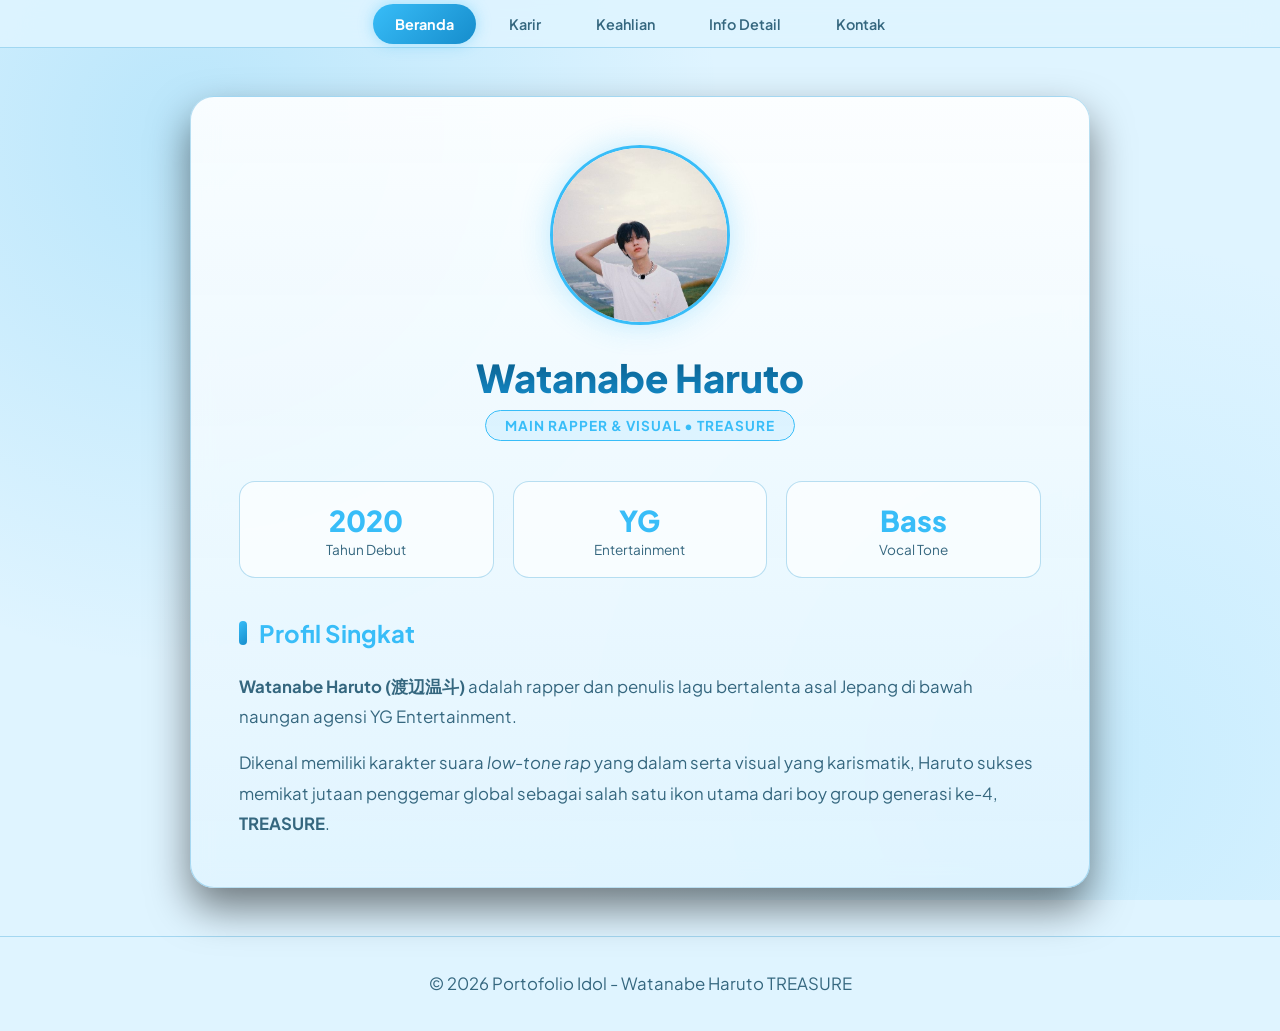
<file: index.html>
<!DOCTYPE html>
<html lang="id">
<head>
    <meta charset="UTF-8">
    <meta name="viewport" content="width=device-width, initial-scale=1.0">
    <title>Beranda - Watanabe Haruto</title>
    <link rel="stylesheet" href="assets/css/style.css">

</head>
<body>

    <header>
        <nav>
            <ul>
                <li><a href="index.html" class="active">Beranda</a></li>
                <li><a href="pages/pendidikan.html">Karir</a></li>
                <li><a href="pages/keahlian.html">Keahlian</a></li>
                <li><a href="pages/info.html">Info Detail</a></li>
                <li><a href="pages/kontak.html">Kontak</a></li>
            </ul>
        </nav>
    </header>

    <main class="container">
        <section class="glass-card">
            <div class="profile-header">
                <div class="img-container">
                    <img src="assets/img/haruto.jpeg" alt="Watanabe Haruto" class="profile-img">
                </div>
                <h1>Watanabe Haruto</h1>
                <span class="badge-tag">Main Rapper & Visual • TREASURE</span>
            </div>

            <!-- Stats Highlight -->
            <div class="stats-grid">
                <div class="stat-card">
                    <div class="stat-value">2020</div>
                    <div class="stat-label">Tahun Debut</div>
                </div>
                <div class="stat-card">
                    <div class="stat-value">YG</div>
                    <div class="stat-label">Entertainment</div>
                </div>
                <div class="stat-card">
                    <div class="stat-value">Bass</div>
                    <div class="stat-label">Vocal Tone</div>
                </div>
            </div>

            <div style="margin-top: 2.5rem;">
                <h2>Profil Singkat</h2>
                <p>
                    <strong>Watanabe Haruto (渡辺温斗)</strong> adalah rapper dan penulis lagu bertalenta asal Jepang di bawah naungan agensi YG Entertainment.
                </p>
                <p style="margin-top: 1rem;">
                    Dikenal memiliki karakter suara <em>low-tone rap</em> yang dalam serta visual yang karismatik, Haruto sukses memikat jutaan penggemar global sebagai salah satu ikon utama dari boy group generasi ke-4, <strong>TREASURE</strong>.
                </p>
            </div>
        </section>
    </main>

    <footer>
        <p>&copy; 2026 Portofolio Idol - Watanabe Haruto TREASURE</p>
    </footer>

</body>
</html>
</file>
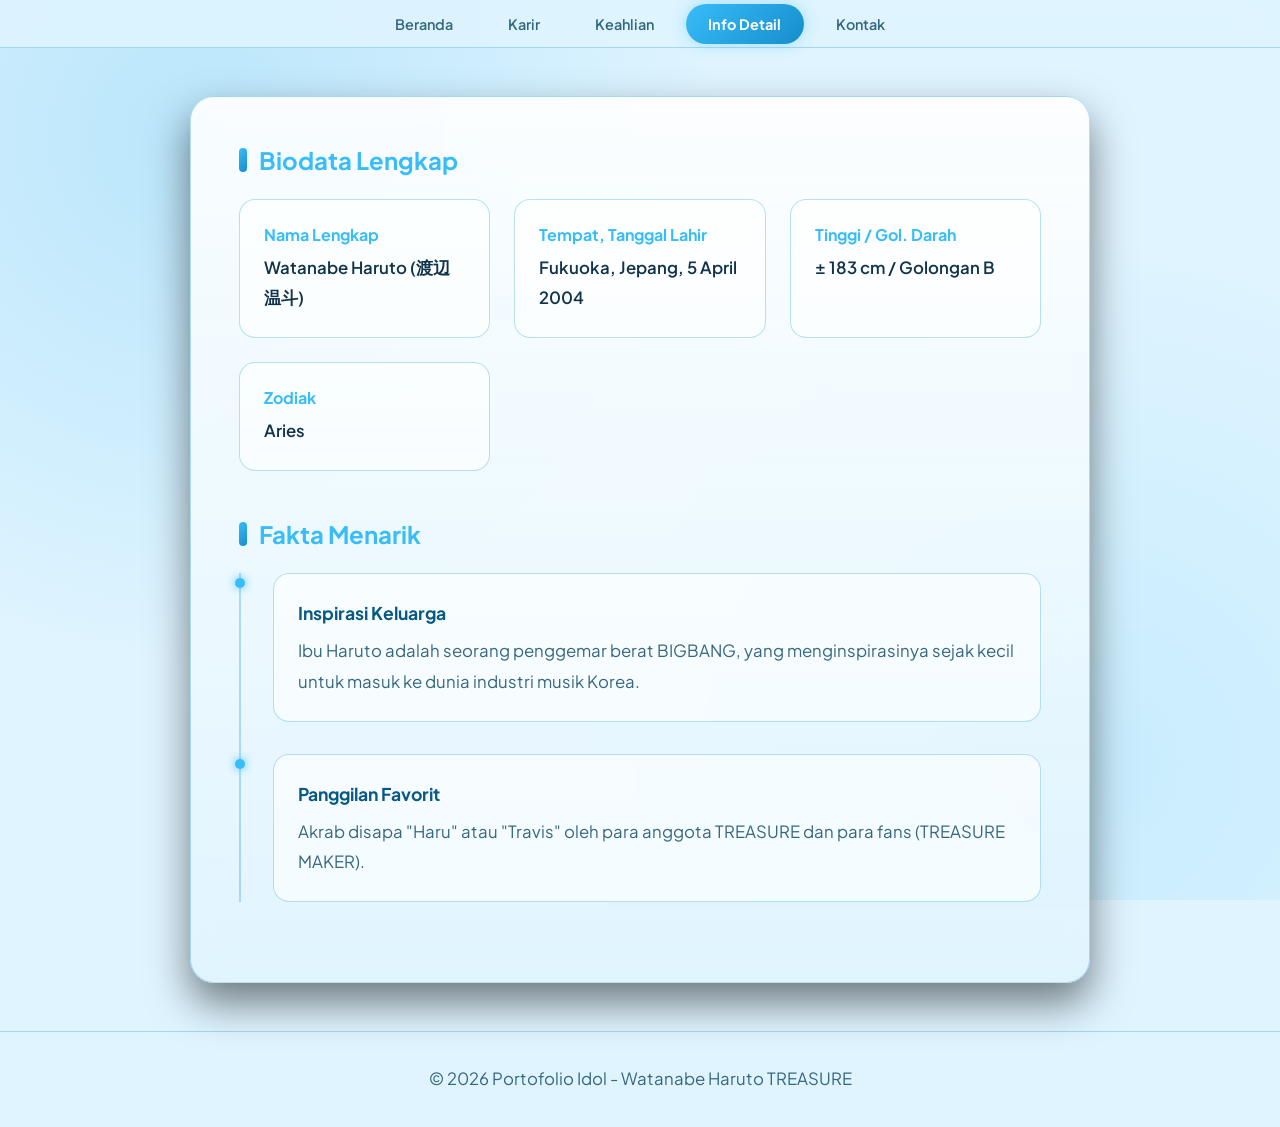
<file: pages/info.html>
<!DOCTYPE html>
<html lang="id">
<head>
    <meta charset="UTF-8">
    <meta name="viewport" content="width=device-width, initial-scale=1.0">
    <title>Informasi Detail - Watanabe Haruto</title>
    <link rel="stylesheet" href="../assets/css/style.css">
</head>
<body>

    <header>
        <nav>
            <ul>
                <li><a href="../index.html">Beranda</a></li>
                <li><a href="pendidikan.html">Karir</a></li>
                <li><a href="keahlian.html">Keahlian</a></li>
                <li><a href="info.html" class="active">Info Detail</a></li>
                <li><a href="kontak.html">Kontak</a></li>
            </ul>
        </nav>
    </header>

    <main class="container">
        <section class="glass-card">
            <h2>Biodata Lengkap</h2>
            <div class="grid-2">
                <div class="info-box">
                    <h3>Nama Lengkap</h3>
                    <p>Watanabe Haruto (渡辺温斗)</p>
                </div>
                <div class="info-box">
                    <h3>Tempat, Tanggal Lahir</h3>
                    <p>Fukuoka, Jepang, 5 April 2004</p>
                </div>
                <div class="info-box">
                    <h3>Tinggi / Gol. Darah</h3>
                    <p>± 183 cm / Golongan B</p>
                </div>
                <div class="info-box">
                    <h3>Zodiak</h3>
                    <p>Aries</p>
                </div>
            </div>

            <h2 style="margin-top: 3rem;">Fakta Menarik</h2>
            <div class="timeline">
                <div class="timeline-item">
                    <div class="timeline-content">
                        <div class="timeline-title">Inspirasi Keluarga</div>
                        <p>Ibu Haruto adalah seorang penggemar berat BIGBANG, yang menginspirasinya sejak kecil untuk masuk ke dunia industri musik Korea.</p>
                    </div>
                </div>
                <div class="timeline-item">
                    <div class="timeline-content">
                        <div class="timeline-title">Panggilan Favorit</div>
                        <p>Akrab disapa "Haru" atau "Travis" oleh para anggota TREASURE dan para fans (TREASURE MAKER).</p>
                    </div>
                </div>
            </div>
        </section>
    </main>

    <footer>
        <p>&copy; 2026 Portofolio Idol - Watanabe Haruto TREASURE</p>
    </footer>

</body>
</html>
</file>
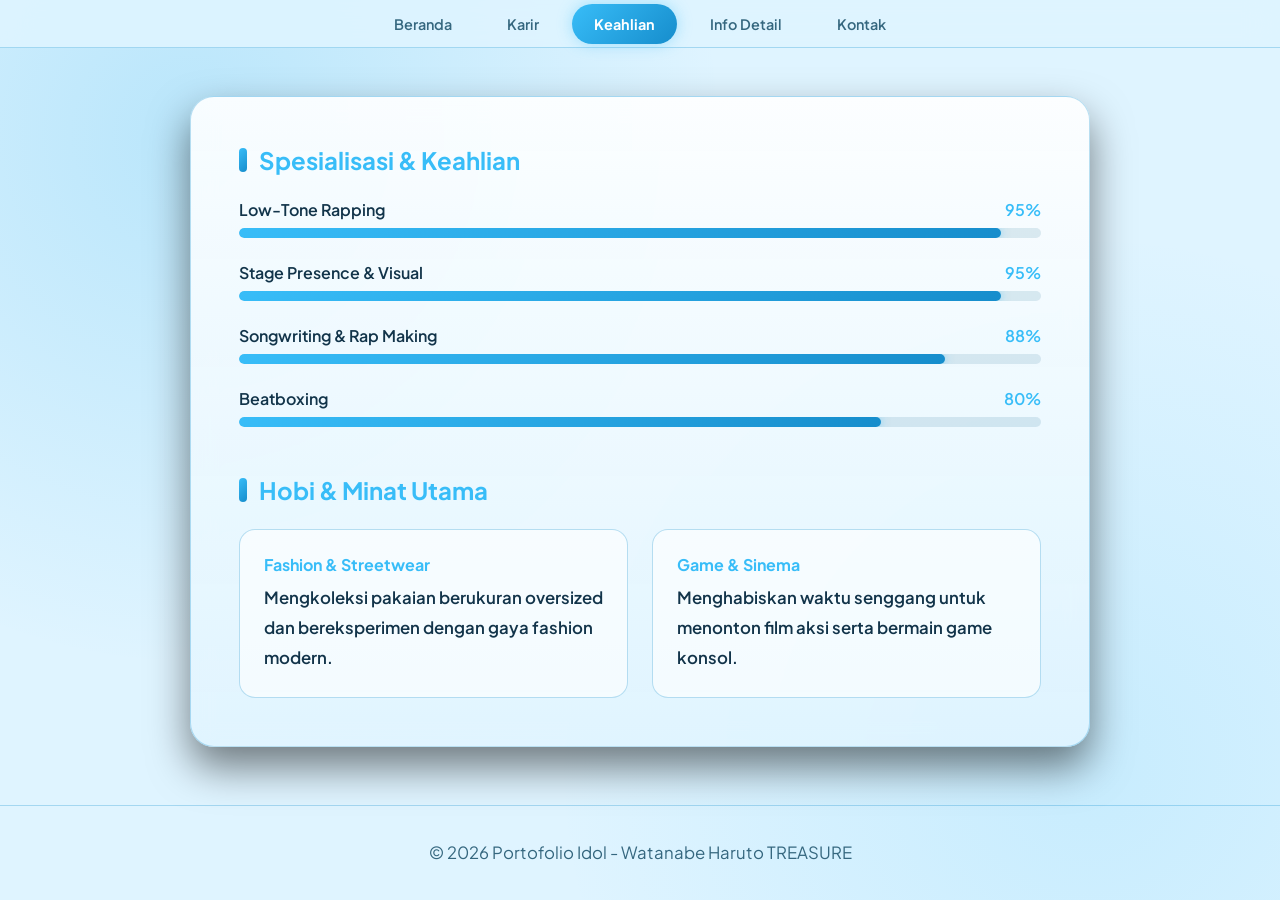
<file: pages/keahlian.html>
<!DOCTYPE html>
<html lang="id">
<head>
    <meta charset="UTF-8">
    <meta name="viewport" content="width=device-width, initial-scale=1.0">
    <title>Keahlian & Hobi - Watanabe Haruto</title>
    <link rel="stylesheet" href="../assets/css/style.css">
</head>
<body>

    <header>
        <nav>
            <ul>
                <li><a href="../index.html">Beranda</a></li>
                <li><a href="pendidikan.html">Karir</a></li>
                <li><a href="keahlian.html" class="active">Keahlian</a></li>
                <li><a href="info.html">Info Detail</a></li>
                <li><a href="kontak.html">Kontak</a></li>
            </ul>
        </nav>
    </header>

    <main class="container">
        <section class="glass-card">
            <h2>Spesialisasi & Keahlian</h2>
            
            <div class="skill-box">
                <div class="skill-info">
                    <span>Low-Tone Rapping</span>
                    <span style="color: var(--cyan-light)">95%</span>
                </div>
                <div class="skill-bar"><div class="skill-fill" style="width: 95%;"></div></div>
            </div>

            <div class="skill-box">
                <div class="skill-info">
                    <span>Stage Presence & Visual</span>
                    <span style="color: var(--cyan-light)">95%</span>
                </div>
                <div class="skill-bar"><div class="skill-fill" style="width: 95%;"></div></div>
            </div>

            <div class="skill-box">
                <div class="skill-info">
                    <span>Songwriting & Rap Making</span>
                    <span style="color: var(--cyan-light)">88%</span>
                </div>
                <div class="skill-bar"><div class="skill-fill" style="width: 88%;"></div></div>
            </div>

            <div class="skill-box">
                <div class="skill-info">
                    <span>Beatboxing</span>
                    <span style="color: var(--cyan-light)">80%</span>
                </div>
                <div class="skill-bar"><div class="skill-fill" style="width: 80%;"></div></div>
            </div>

            <h2 style="margin-top: 3rem;">Hobi & Minat Utama</h2>
            <div class="grid-2">
                <div class="info-box">
                    <h3>Fashion & Streetwear</h3>
                    <p>Mengkoleksi pakaian berukuran oversized dan bereksperimen dengan gaya fashion modern.</p>
                </div>
                <div class="info-box">
                    <h3>Game & Sinema</h3>
                    <p>Menghabiskan waktu senggang untuk menonton film aksi serta bermain game konsol.</p>
                </div>
            </div>
        </section>
    </main>

    <footer>
        <p>&copy; 2026 Portofolio Idol - Watanabe Haruto TREASURE</p>
    </footer>

</body>
</html>
</file>
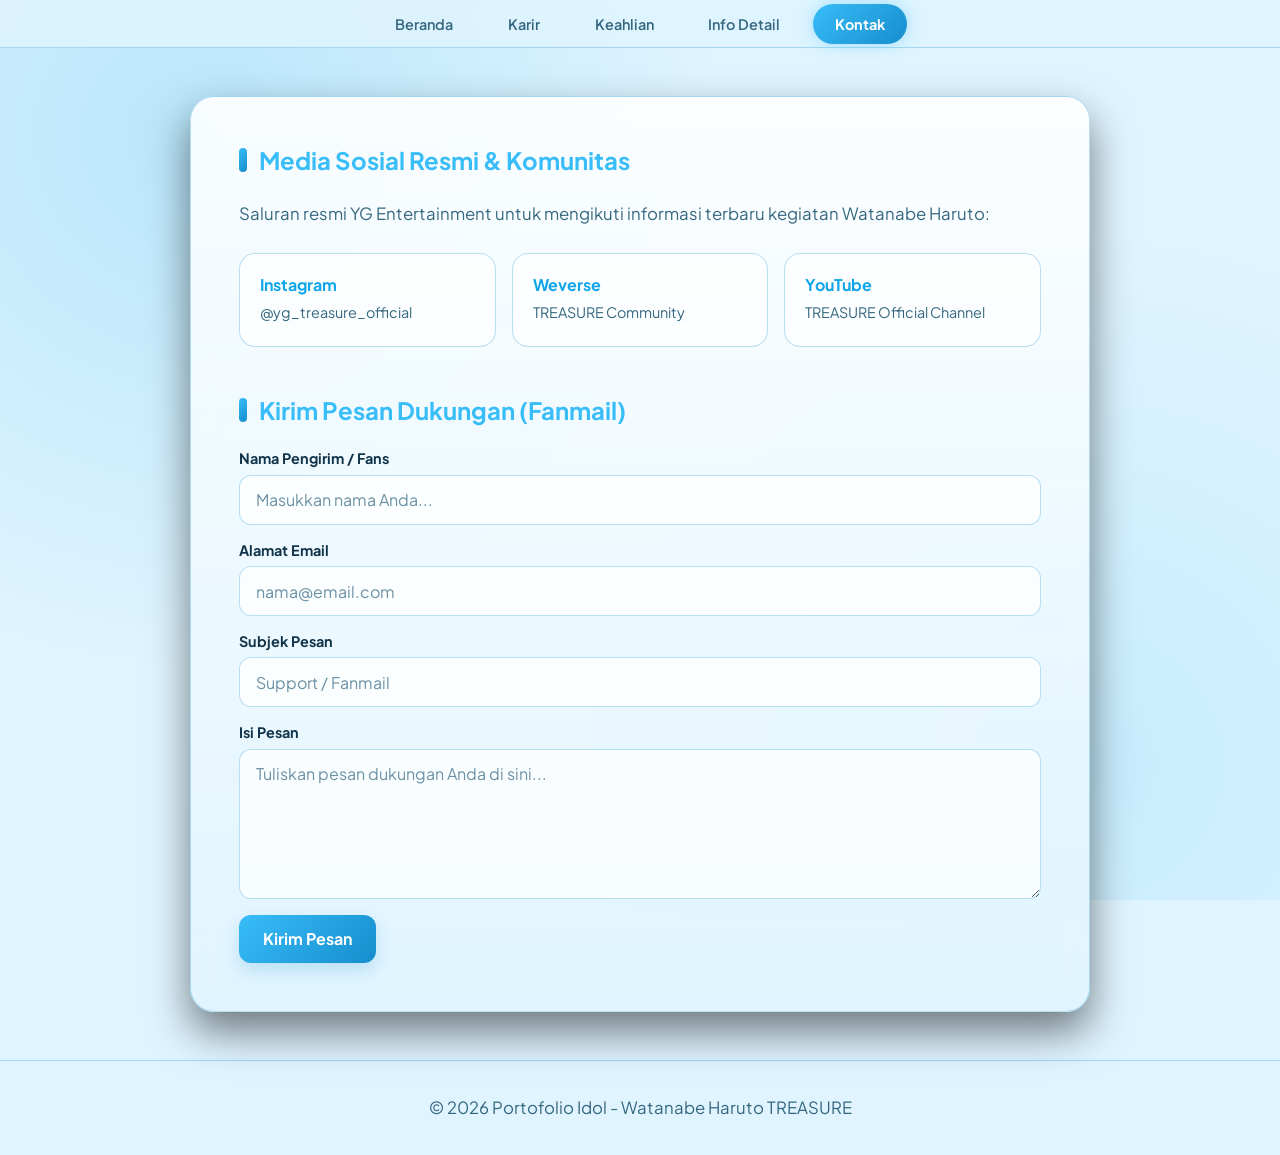
<file: pages/kontak.html>
<!DOCTYPE html>
<html lang="id">
<head>
    <meta charset="UTF-8">
    <meta name="viewport" content="width=device-width, initial-scale=1.0">
    <title>Kontak - Watanabe Haruto</title>
    <link rel="stylesheet" href="../assets/css/style.css">
</head>
<body>

    <header>
        <nav>
            <ul>
                <li><a href="../index.html">Beranda</a></li>
                <li><a href="pendidikan.html">Karir</a></li>
                <li><a href="keahlian.html">Keahlian</a></li>
                <li><a href="info.html">Info Detail</a></li>
                <li><a href="kontak.html" class="active">Kontak</a></li>
            </ul>
        </nav>
    </header>

    <main class="container">
        <section class="glass-card">
            <h2>Media Sosial Resmi & Komunitas</h2>
            <p style="margin-bottom: 1.5rem;">Saluran resmi YG Entertainment untuk mengikuti informasi terbaru kegiatan Watanabe Haruto:</p>

            <div class="social-grid">
                <a href="https://www.instagram.com/yg_treasure_official" target="_blank" class="social-card">
                    <h3>Instagram</h3>
                    <p>@yg_treasure_official</p>
                </a>
                <a href="https://weverse.io/treasure" target="_blank" class="social-card">
                    <h3>Weverse</h3>
                    <p>TREASURE Community</p>
                </a>
                <a href="https://www.youtube.com/@TREASURE" target="_blank" class="social-card">
                    <h3>YouTube</h3>
                    <p>TREASURE Official Channel</p>
                </a>
            </div>

            <h2 style="margin-top: 3rem;">Kirim Pesan Dukungan (Fanmail)</h2>
            <form action="#" method="POST" class="support-form">
                <div class="form-group">
                    <label for="nama">Nama Pengirim / Fans</label>
                    <input type="text" id="nama" class="form-control" placeholder="Masukkan nama Anda..." required>
                </div>
                <div class="form-group">
                    <label for="email">Alamat Email</label>
                    <input type="email" id="email" class="form-control" placeholder="nama@email.com" required>
                </div>
                <div class="form-group">
                    <label for="subjek">Subjek Pesan</label>
                    <input type="text" id="subjek" class="form-control" placeholder="Support / Fanmail" required>
                </div>
                <div class="form-group">
                    <label for="pesan">Isi Pesan</label>
                    <textarea id="pesan" class="form-control" placeholder="Tuliskan pesan dukungan Anda di sini..." required></textarea>
                </div>
                <button type="submit" class="btn-submit">Kirim Pesan</button>
            </form>
        </section>
    </main>

    <footer>
        <p>&copy; 2026 Portofolio Idol - Watanabe Haruto TREASURE</p>
    </footer>

</body>
</html>
</file>
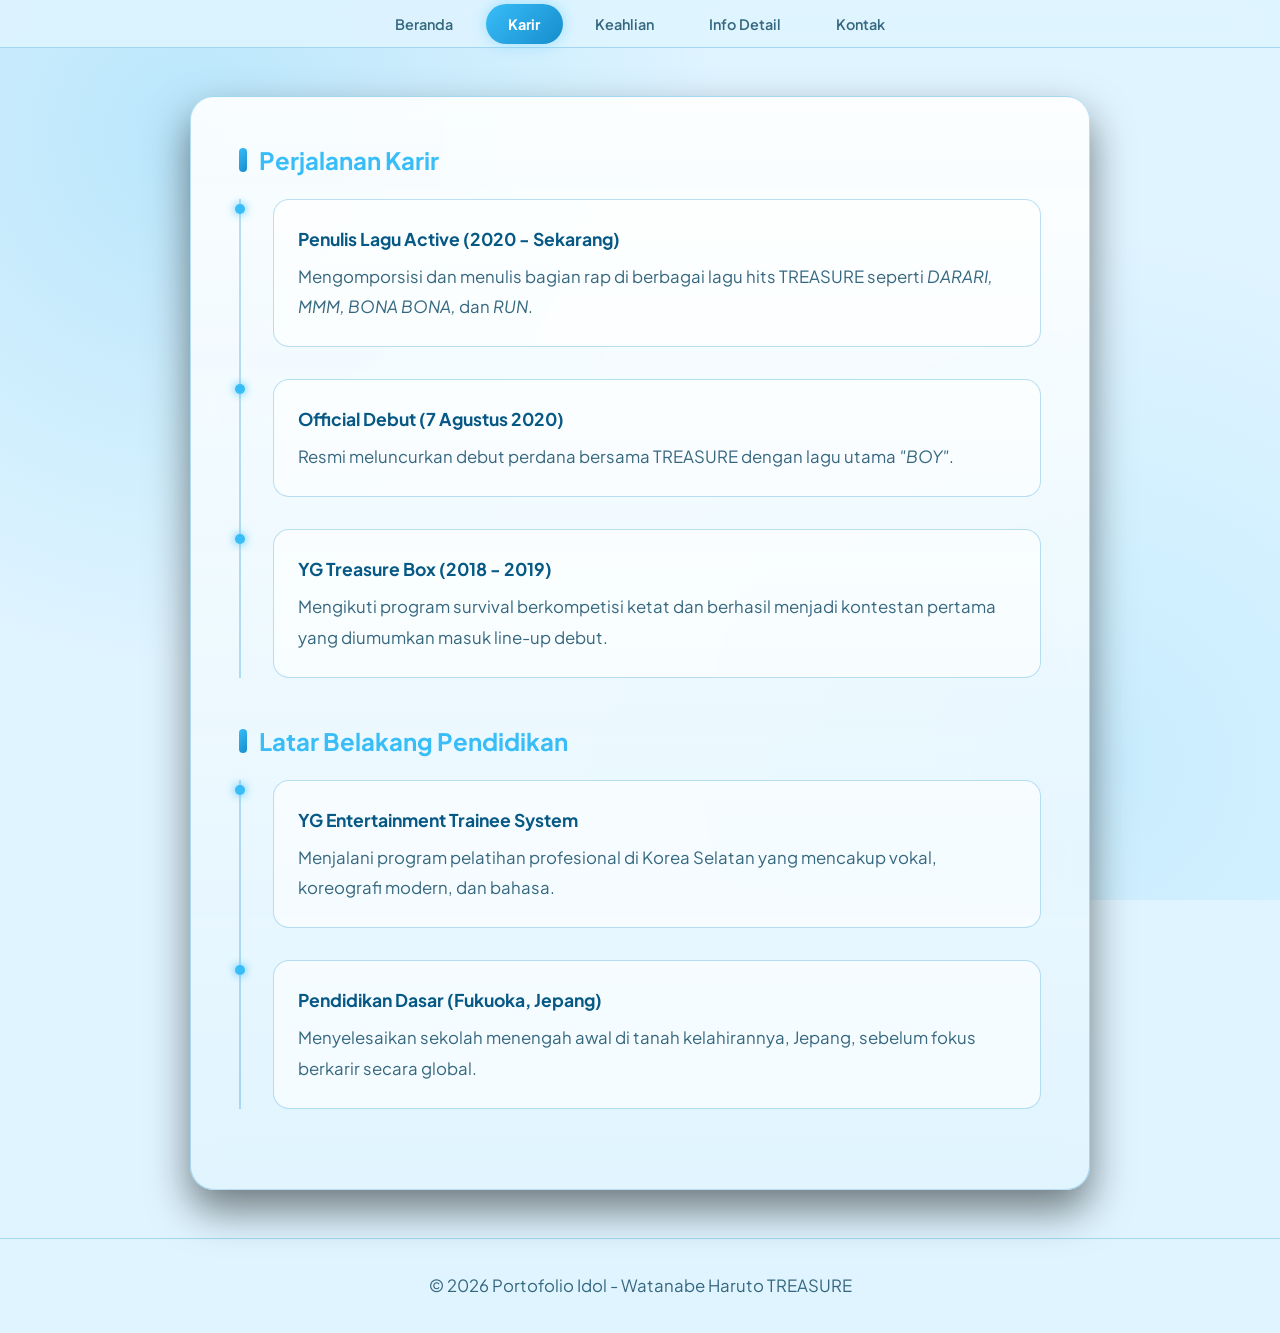
<file: pages/pendidikan.html>
<!DOCTYPE html>
<html lang="id">
<head>
    <meta charset="UTF-8">
    <meta name="viewport" content="width=device-width, initial-scale=1.0">
    <title>Karir & Pendidikan - Watanabe Haruto</title>
    <link rel="stylesheet" href="../assets/css/style.css">
</head>
<body>

    <header>
        <nav>
            <ul>
                <li><a href="../index.html">Beranda</a></li>
                <li><a href="pendidikan.html" class="active">Karir</a></li>
                <li><a href="keahlian.html">Keahlian</a></li>
                <li><a href="info.html">Info Detail</a></li>
                <li><a href="kontak.html">Kontak</a></li>
            </ul>
        </nav>
    </header>

    <main class="container">
        <section class="glass-card">
            <h2>Perjalanan Karir</h2>
            <div class="timeline">
                <div class="timeline-item">
                    <div class="timeline-content">
                        <div class="timeline-title">Penulis Lagu Active (2020 - Sekarang)</div>
                        <p>Mengomporsisi dan menulis bagian rap di berbagai lagu hits TREASURE seperti <em>DARARI, MMM, BONA BONA,</em> dan <em>RUN</em>.</p>
                    </div>
                </div>
                <div class="timeline-item">
                    <div class="timeline-content">
                        <div class="timeline-title">Official Debut (7 Agustus 2020)</div>
                        <p>Resmi meluncurkan debut perdana bersama TREASURE dengan lagu utama <em>"BOY"</em>.</p>
                    </div>
                </div>
                <div class="timeline-item">
                    <div class="timeline-content">
                        <div class="timeline-title">YG Treasure Box (2018 - 2019)</div>
                        <p>Mengikuti program survival berkompetisi ketat dan berhasil menjadi kontestan pertama yang diumumkan masuk line-up debut.</p>
                    </div>
                </div>
            </div>

            <h2 style="margin-top: 3rem;">Latar Belakang Pendidikan</h2>
            <div class="timeline">
                <div class="timeline-item">
                    <div class="timeline-content">
                        <div class="timeline-title">YG Entertainment Trainee System</div>
                        <p>Menjalani program pelatihan profesional di Korea Selatan yang mencakup vokal, koreografi modern, dan bahasa.</p>
                    </div>
                </div>
                <div class="timeline-item">
                    <div class="timeline-content">
                        <div class="timeline-title">Pendidikan Dasar (Fukuoka, Jepang)</div>
                        <p>Menyelesaikan sekolah menengah awal di tanah kelahirannya, Jepang, sebelum fokus berkarir secara global.</p>
                    </div>
                </div>
            </div>
        </section>
    </main>

    <footer>
        <p>&copy; 2026 Portofolio Idol - Watanabe Haruto TREASURE</p>
    </footer>

</body>
</html>
</file>
<file: assets/css/style.css>
@import url('https://fonts.googleapis.com/css2?family=Plus+Jakarta+Sans:wght@300;400;600;700;800&display=swap');

:root {
    --bg-dark: #dff4ff;
    --navy-main: #bfe8fa;
    --navy-card: rgba(245, 251, 255, 0.88);
    --border-glow: rgba(14, 141, 204, 0.28);
    --cyan-light: #38bdf8;
    --cyan-bright: #0ea5e9;
    --ice-blue: #075985;
    --text-main: #12344a;
    --text-sub: #35677f;
    --gradient-accent: linear-gradient(135deg, #38bdf8 0%, #168dcc 100%);
    --gradient-card: linear-gradient(180deg, rgba(255, 255, 255, 0.9) 0%, rgba(224, 244, 255, 0.88) 100%);
}

* {
    margin: 0;
    padding: 0;
    box-sizing: border-box;
    font-family: 'Plus Jakarta Sans', sans-serif;
}

body {
    background-color: var(--bg-dark);
    background-image: 
        radial-gradient(circle at 15% 15%, rgba(14, 165, 233, 0.18) 0%, transparent 40%),
        radial-gradient(circle at 85% 85%, rgba(56, 189, 248, 0.14) 0%, transparent 40%);
    background-attachment: fixed;
    color: var(--text-main);
    min-height: 100vh;
    display: flex;
    flex-direction: column;
}

/* Navbar Glassmorphism */
header {
    background: rgba(223, 244, 255, 0.88);
    backdrop-filter: blur(16px);
    -webkit-backdrop-filter: blur(16px);
    position: sticky;
    top: 0;
    z-index: 1000;
    border-bottom: 1px solid var(--border-glow);
}

nav ul {
    display: flex;
    justify-content: center;
    list-style: none;
    gap: 10px;
    padding: 0.8rem 1rem;
}

nav a {
    color: var(--text-sub);
    text-decoration: none;
    font-weight: 600;
    font-size: 0.9rem;
    padding: 0.7rem 1.4rem;
    border-radius: 50px;
    transition: all 0.3s cubic-bezier(0.4, 0, 0.2, 1);
}

nav a:hover {
    color: var(--cyan-light);
    background: rgba(56, 189, 248, 0.1);
}

nav a.active {
    color: #ffffff;
    background: var(--gradient-accent);
    font-weight: 700;
    box-shadow: 0 0 15px rgba(56, 189, 248, 0.4);
}

/* Container */
.container {
    max-width: 900px;
    width: 90%;
    margin: 3rem auto;
    flex: 1;
    animation: fadeInUp 0.8s ease;
}

.text-center {
    text-align: center;
}

/* Card Utam / Glassmorphism */
.card,
.glass-card {
    background: var(--gradient-card);
    backdrop-filter: blur(12px);
    border-radius: 24px;
    padding: 3rem;
    border: 1px solid var(--border-glow);
    box-shadow: 0 20px 40px rgba(0, 0, 0, 0.5);
    position: relative;
    overflow: hidden;
}

/* Profile Section */
.profile-header {
    display: flex;
    flex-direction: column;
    align-items: center;
    text-align: center;
    margin-bottom: 2.5rem;
}

.img-wrapper,
.img-container {
    position: relative;
    margin-bottom: 1.5rem;
}

.profile-img {
    width: 180px;
    height: 180px;
    border-radius: 50%;
    object-fit: cover;
    border: 3px solid var(--cyan-light);
    box-shadow: 0 0 30px rgba(56, 189, 248, 0.3);
    animation: float 4s ease-in-out infinite;
}

.badge,
.badge-tag {
    background: rgba(56, 189, 248, 0.1);
    border: 1px solid var(--cyan-light);
    color: var(--cyan-light);
    padding: 0.4rem 1.2rem;
    border-radius: 50px;
    font-size: 0.85rem;
    font-weight: 700;
    letter-spacing: 1px;
    text-transform: uppercase;
    margin-top: 0.5rem;
}

/* Statistics Grid */
.stats-grid {
    display: grid;
    grid-template-columns: repeat(auto-fit, minmax(180px, 1fr));
    gap: 1.2rem;
    margin: 2rem 0;
}

.stat-card {
    background: rgba(255, 255, 255, 0.62);
    border: 1px solid var(--border-glow);
    padding: 1.2rem;
    border-radius: 16px;
    text-align: center;
    transition: transform 0.3s ease;
}

.stat-card:hover {
    transform: translateY(-5px);
    border-color: var(--cyan-light);
}

.stat-value {
    font-size: 1.8rem;
    font-weight: 800;
    color: var(--cyan-light);
}

.stat-label {
    font-size: 0.85rem;
    color: var(--text-sub);
    margin-top: 0.2rem;
}

/* Section Titles */
h1 {
    font-size: 2.4rem;
    font-weight: 800;
    background: linear-gradient(180deg, #075985 0%, #168dcc 100%);
    background-clip: text;
    -webkit-background-clip: text;
    -webkit-text-fill-color: transparent;
}

h2 {
    font-size: 1.5rem;
    color: var(--cyan-light);
    margin-bottom: 1.5rem;
    display: flex;
    align-items: center;
    gap: 12px;
}

h2::before {
    content: '';
    width: 8px;
    height: 24px;
    background: var(--gradient-accent);
    border-radius: 4px;
}

p {
    color: var(--text-sub);
    line-height: 1.8;
    font-size: 1.05rem;
}

.highlight {
    color: var(--cyan-bright);
    font-weight: 700;
}

/* Timeline Custom (Pendidikan & Pekerjaan) */
.timeline,
.timeline-list {
    position: relative;
    padding-left: 2rem;
    border-left: 2px solid var(--border-glow);
    list-style: none;
}

.timeline-item {
    position: relative;
    margin-bottom: 2rem;
    color: var(--text-sub);
    line-height: 1.8;
}

.timeline-item::before {
    content: '';
    position: absolute;
    left: calc(-2rem - 6px);
    top: 5px;
    width: 10px;
    height: 10px;
    border-radius: 50%;
    background: var(--cyan-light);
    box-shadow: 0 0 10px var(--cyan-light);
}

.timeline-content {
    background: rgba(255, 255, 255, 0.58);
    padding: 1.5rem;
    border-radius: 16px;
    border: 1px solid var(--border-glow);
}

.timeline-title {
    color: var(--ice-blue);
    font-weight: 700;
    font-size: 1.1rem;
    margin-bottom: 0.4rem;
}

.timeline-item strong {
    display: block;
    color: var(--ice-blue);
    margin-bottom: 0.4rem;
}

/* Skill Bars */
.skill-box {
    margin-bottom: 1.5rem;
}

.skill-info {
    display: flex;
    justify-content: space-between;
    margin-bottom: 0.5rem;
    font-weight: 600;
}

.skill-bar {
    height: 10px;
    background: rgba(7, 89, 133, 0.12);
    border-radius: 10px;
    overflow: hidden;
}

.skill-fill {
    height: 100%;
    background: var(--gradient-accent);
    border-radius: 10px;
    box-shadow: 0 0 10px rgba(56, 189, 248, 0.5);
}

/* Grid Cards */
.grid-2 {
    display: grid;
    grid-template-columns: repeat(auto-fit, minmax(240px, 1fr));
    gap: 1.5rem;
}

.info-box,
.grid-card {
    background: rgba(255, 255, 255, 0.62);
    padding: 1.5rem;
    border-radius: 16px;
    border: 1px solid var(--border-glow);
}

.info-box h3,
.grid-card h3 {
    color: var(--cyan-light);
    font-size: 1rem;
    margin-bottom: 0.5rem;
}

.info-box p,
.grid-card p {
    color: var(--text-main);
    font-weight: 600;
}

/* Social Links and Support Form */
.social-grid {
    display: grid;
    grid-template-columns: repeat(auto-fit, minmax(180px, 1fr));
    gap: 1rem;
}

.social-card {
    display: block;
    padding: 1.25rem;
    background: rgba(255, 255, 255, 0.68);
    border: 1px solid var(--border-glow);
    border-radius: 16px;
    color: var(--text-main);
    text-decoration: none;
    transition: transform 0.3s ease, border-color 0.3s ease, box-shadow 0.3s ease;
}

.social-card:hover {
    transform: translateY(-4px);
    border-color: var(--cyan-light);
    box-shadow: 0 10px 24px rgba(14, 141, 204, 0.16);
}

.social-card h3 {
    color: var(--cyan-bright);
    font-size: 1rem;
    margin-bottom: 0.35rem;
}

.social-card p {
    font-size: 0.9rem;
}

.support-form {
    display: grid;
    gap: 1rem;
    margin-top: 1rem;
}

.form-group {
    display: flex;
    flex-direction: column;
    gap: 0.45rem;
}

.form-group label {
    color: var(--text-main);
    font-size: 0.9rem;
    font-weight: 700;
}

.form-control {
    width: 100%;
    padding: 0.85rem 1rem;
    border: 1px solid var(--border-glow);
    border-radius: 12px;
    background: rgba(255, 255, 255, 0.76);
    color: var(--text-main);
    font: inherit;
    outline: none;
    transition: border-color 0.2s ease, box-shadow 0.2s ease, background 0.2s ease;
}

.form-control::placeholder {
    color: #6b91a5;
}

.form-control:focus {
    border-color: var(--cyan-bright);
    background: #ffffff;
    box-shadow: 0 0 0 3px rgba(14, 165, 233, 0.16);
}

textarea.form-control {
    min-height: 150px;
    resize: vertical;
}

.btn-submit {
    justify-self: start;
    border: 0;
    border-radius: 12px;
    padding: 0.85rem 1.5rem;
    background: var(--gradient-accent);
    color: #ffffff;
    cursor: pointer;
    font: inherit;
    font-weight: 700;
    box-shadow: 0 8px 18px rgba(14, 141, 204, 0.2);
    transition: transform 0.2s ease, box-shadow 0.2s ease;
}

.btn-submit:hover {
    transform: translateY(-2px);
    box-shadow: 0 12px 24px rgba(14, 141, 204, 0.3);
}

.btn-submit:focus-visible,
.social-card:focus-visible {
    outline: 3px solid rgba(14, 165, 233, 0.35);
    outline-offset: 3px;
}

/* Animations */
@keyframes float {
    0%, 100% { transform: translateY(0px); }
    50% { transform: translateY(-10px); }
}

@keyframes fadeInUp {
    from { opacity: 0; transform: translateY(20px); }
    to { opacity: 1; transform: translateY(0); }
}

footer {
    text-align: center;
    padding: 2rem;
    color: var(--text-sub);
    font-size: 0.85rem;
    border-top: 1px solid var(--border-glow);
    margin-top: auto;
}

@media (max-width: 600px) {
    .card,
    .glass-card {
        padding: 1.5rem;
        border-radius: 18px;
    }

    .btn-submit {
        width: 100%;
    }
}
</file>
